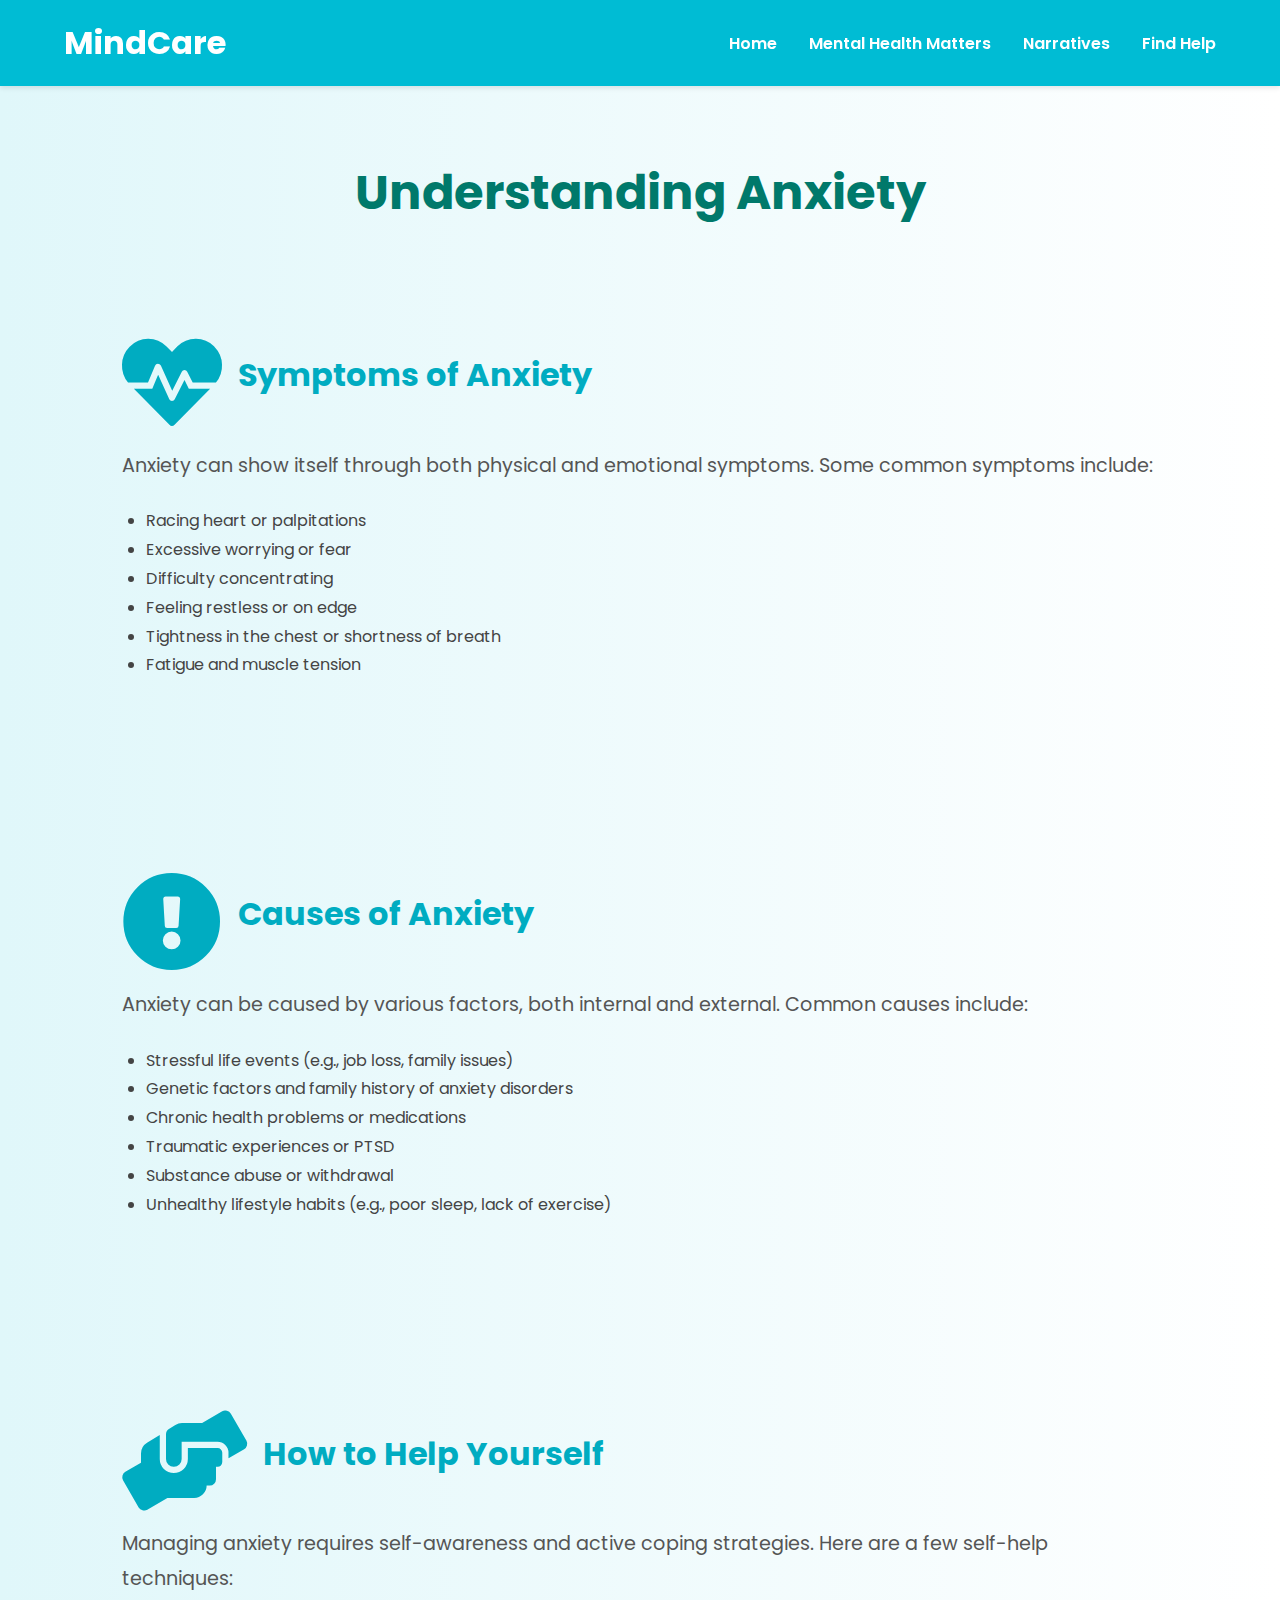
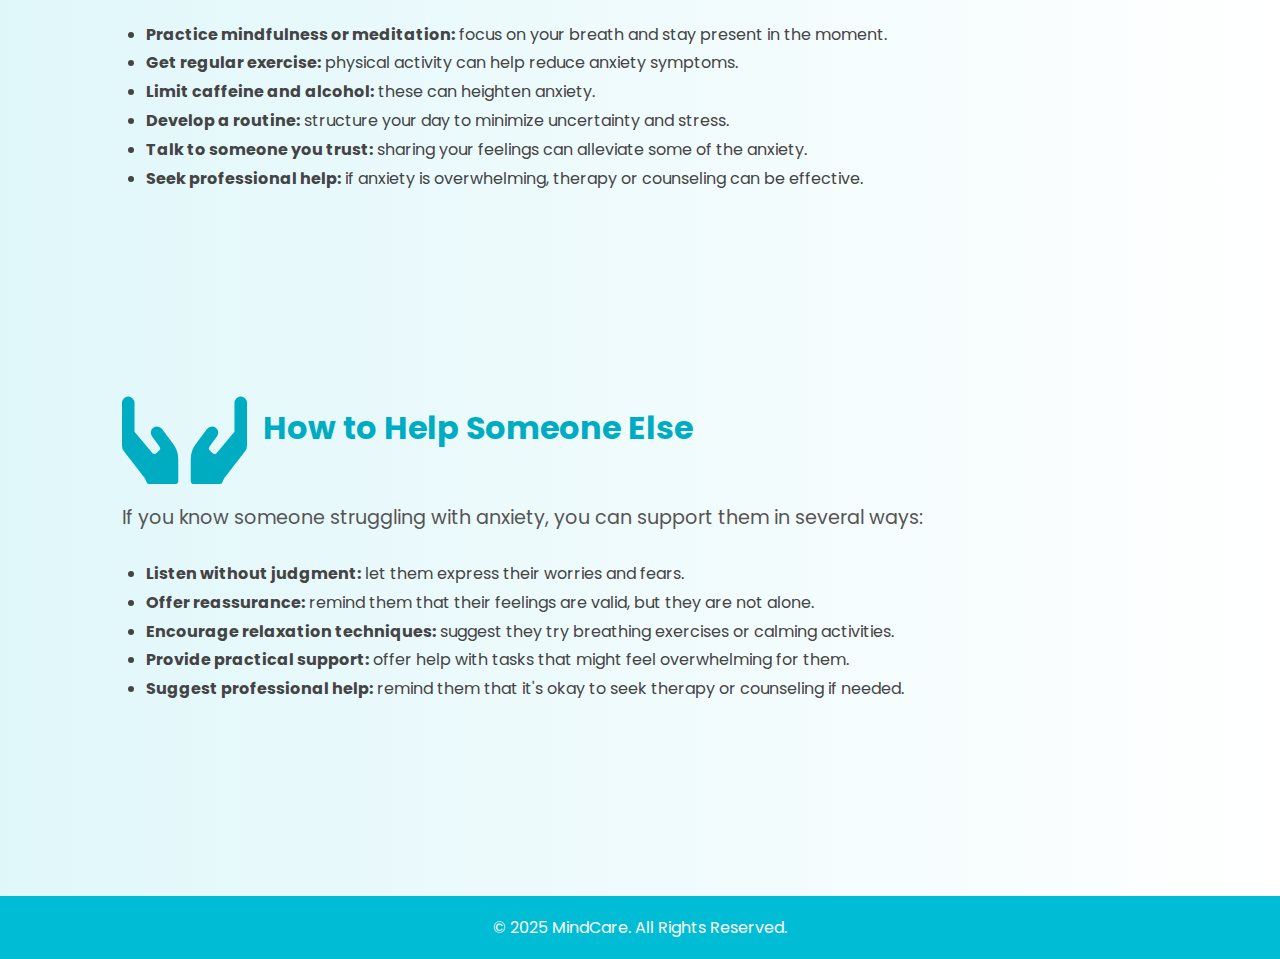
<file: anxiety.html>
<!DOCTYPE html>
<html lang="en">
<head>
  <meta charset="UTF-8">
  <meta name="viewport" content="width=device-width, initial-scale=1">
  <title>Understanding Anxiety - MindCare</title>
  <link href="https://fonts.googleapis.com/css2?family=Poppins:wght@400;600&display=swap" rel="stylesheet">
  <link rel="stylesheet" href="style.css">
  <link rel="stylesheet" href="https://cdnjs.cloudflare.com/ajax/libs/font-awesome/5.15.4/css/all.min.css">
  <style>
    .anxiety-page {
      padding: 4rem 5%;
      line-height: 1.8;
      color: #444;
    }
    .anxiety-page h1 {
      font-size: 3rem;
      color: #00796b;
      text-align: center;
      margin-bottom: 2rem;
    }
    .anxiety-page section {
      margin-bottom: 4rem;
    }
    .anxiety-page img {
      max-width: 100px;
      margin: 1rem 0;
    }
    .section-header {
      display: flex;
      align-items: center;
      gap: 1rem;
      margin-bottom: 1rem;
    }
    .section-header h2 {
      font-size: 2rem;
      color: #00acc1;
    }
    @media (max-width: 768px) {
      .section-header {
        flex-direction: column;
        text-align: center;
      }
    }
  </style>
</head>

<body>

    <nav>
        <div class="logo">MindCare</div>
        <ul>
          <li><a href="index.html">Home</a></li>
          <li><a href="mental-health-matters.html">Mental Health Matters</a></li>
          <li><a href="narratives.html">Narratives</a></li>
          <li><a href="find-help.html">Find Help</a></li>
        </ul>
      </nav>
      

  <div class="anxiety-page">
    <h1>Understanding Anxiety</h1>

    <section id="symptoms">
      <div class="section-header">
        <i class="fas fa-heartbeat" style="font-size: 100px; color: #00acc1;"></i>
        <h2>Symptoms of Anxiety</h2>
      </div>
      <p>
        Anxiety can show itself through both physical and emotional symptoms. Some common symptoms include:
      </p>
      <ul style="margin-top: 1rem; padding-left: 1.5rem;">
        <li>Racing heart or palpitations</li>
        <li>Excessive worrying or fear</li>
        <li>Difficulty concentrating</li>
        <li>Feeling restless or on edge</li>
        <li>Tightness in the chest or shortness of breath</li>
        <li>Fatigue and muscle tension</li>
      </ul>
    </section>

    <section id="causes">
      <div class="section-header">
        <i class="fas fa-exclamation-circle" style="font-size: 100px; color: #00acc1;"></i>
        <h2>Causes of Anxiety</h2>
      </div>
      <p>
        Anxiety can be caused by various factors, both internal and external. Common causes include:
      </p>
      <ul style="margin-top: 1rem; padding-left: 1.5rem;">
        <li>Stressful life events (e.g., job loss, family issues)</li>
        <li>Genetic factors and family history of anxiety disorders</li>
        <li>Chronic health problems or medications</li>
        <li>Traumatic experiences or PTSD</li>
        <li>Substance abuse or withdrawal</li>
        <li>Unhealthy lifestyle habits (e.g., poor sleep, lack of exercise)</li>
      </ul>
    </section>

    <section id="self-help">
      <div class="section-header">
        <i class="fas fa-hands-helping" style="font-size: 100px; color: #00acc1;"></i>
        <h2>How to Help Yourself</h2>
      </div>
      <p>
        Managing anxiety requires self-awareness and active coping strategies. Here are a few self-help techniques:
      </p>
      <ul style="margin-top: 1rem; padding-left: 1.5rem;">
        <li><strong>Practice mindfulness or meditation:</strong> focus on your breath and stay present in the moment.</li>
        <li><strong>Get regular exercise:</strong> physical activity can help reduce anxiety symptoms.</li>
        <li><strong>Limit caffeine and alcohol:</strong> these can heighten anxiety.</li>
        <li><strong>Develop a routine:</strong> structure your day to minimize uncertainty and stress.</li>
        <li><strong>Talk to someone you trust:</strong> sharing your feelings can alleviate some of the anxiety.</li>
        <li><strong>Seek professional help:</strong> if anxiety is overwhelming, therapy or counseling can be effective.</li>
      </ul>
    </section>

    <section id="help-others">
      <div class="section-header">
        <i class="fas fa-hands" style="font-size: 100px; color: #00acc1;"></i>
        <h2>How to Help Someone Else</h2>
      </div>
      <p>
        If you know someone struggling with anxiety, you can support them in several ways:
      </p>
      <ul style="margin-top: 1rem; padding-left: 1.5rem;">
        <li><strong>Listen without judgment:</strong> let them express their worries and fears.</li>
        <li><strong>Offer reassurance:</strong> remind them that their feelings are valid, but they are not alone.</li>
        <li><strong>Encourage relaxation techniques:</strong> suggest they try breathing exercises or calming activities.</li>
        <li><strong>Provide practical support:</strong> offer help with tasks that might feel overwhelming for them.</li>
        <li><strong>Suggest professional help:</strong> remind them that it's okay to seek therapy or counseling if needed.</li>
      </ul>
    </section>

  </div>

  <footer>
    <p>&copy; 2025 MindCare. All Rights Reserved.</p>
  </footer>

</body>
</html>
</file>
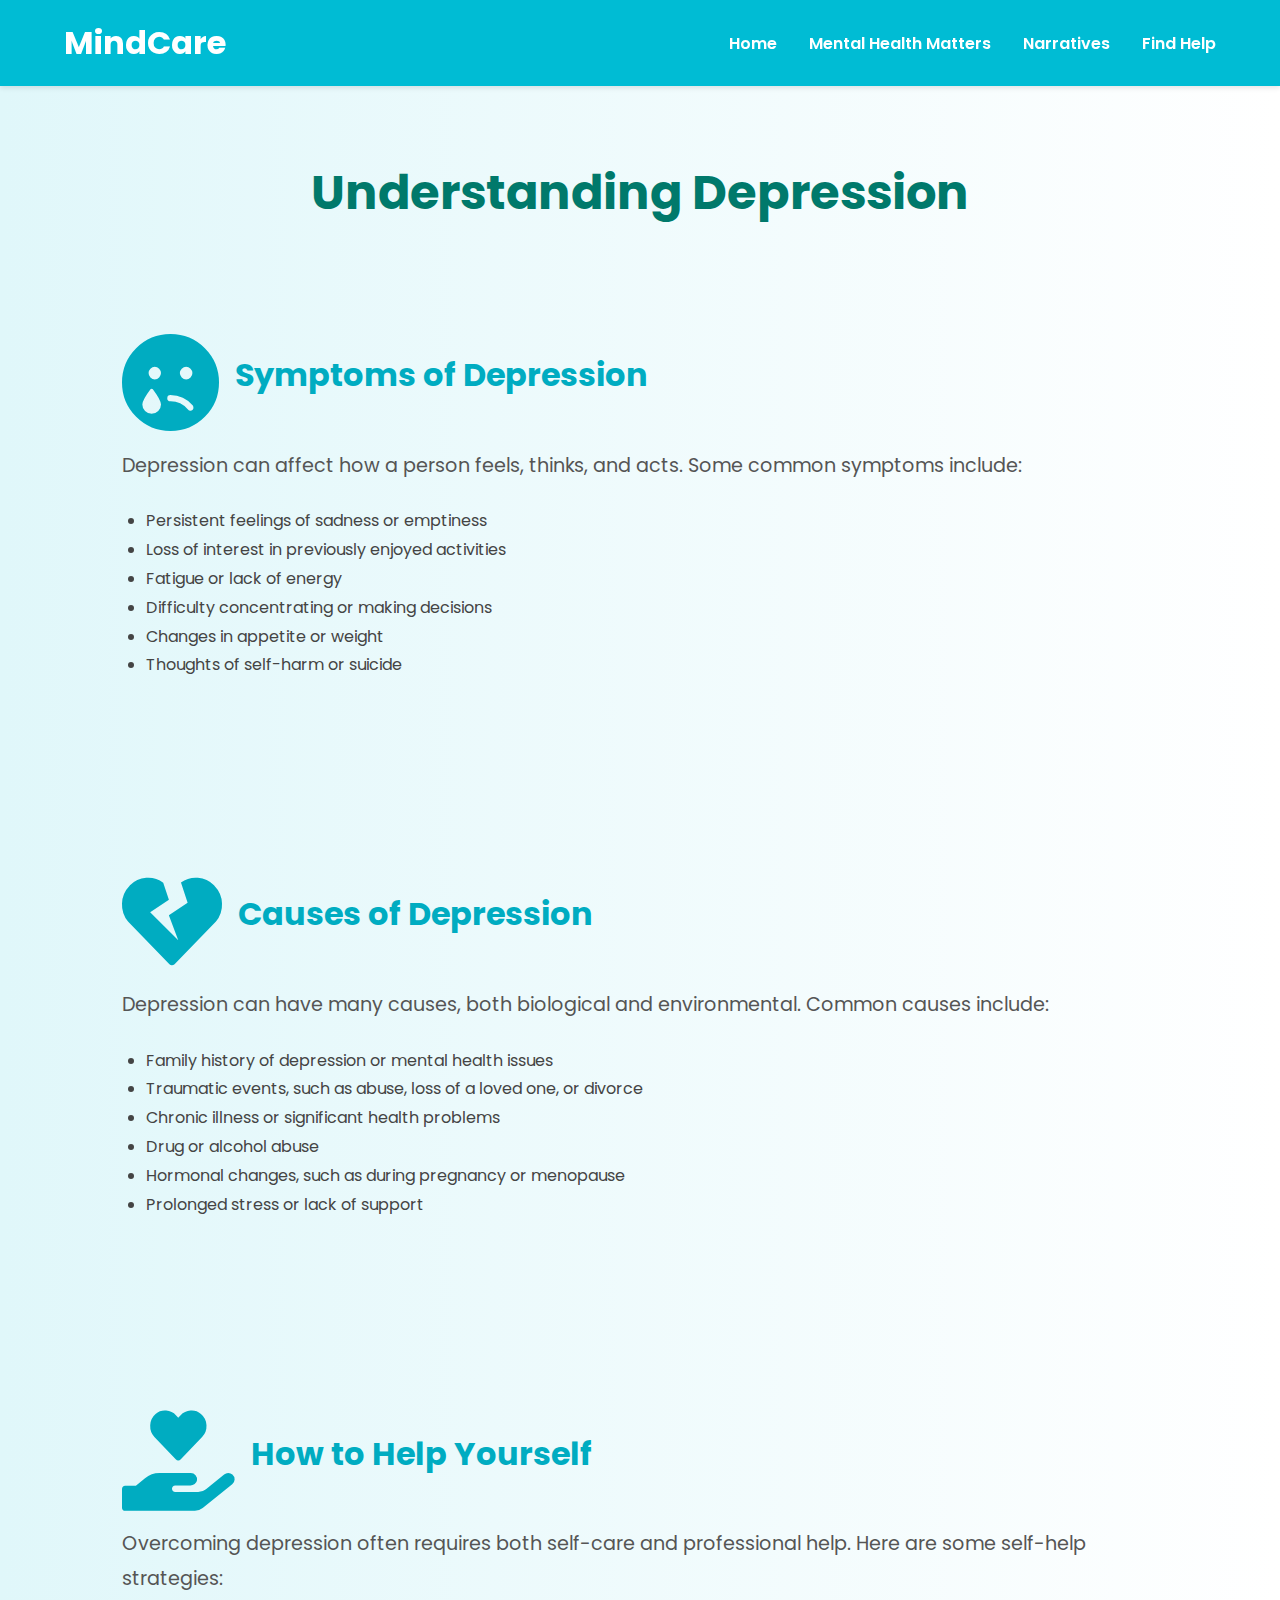
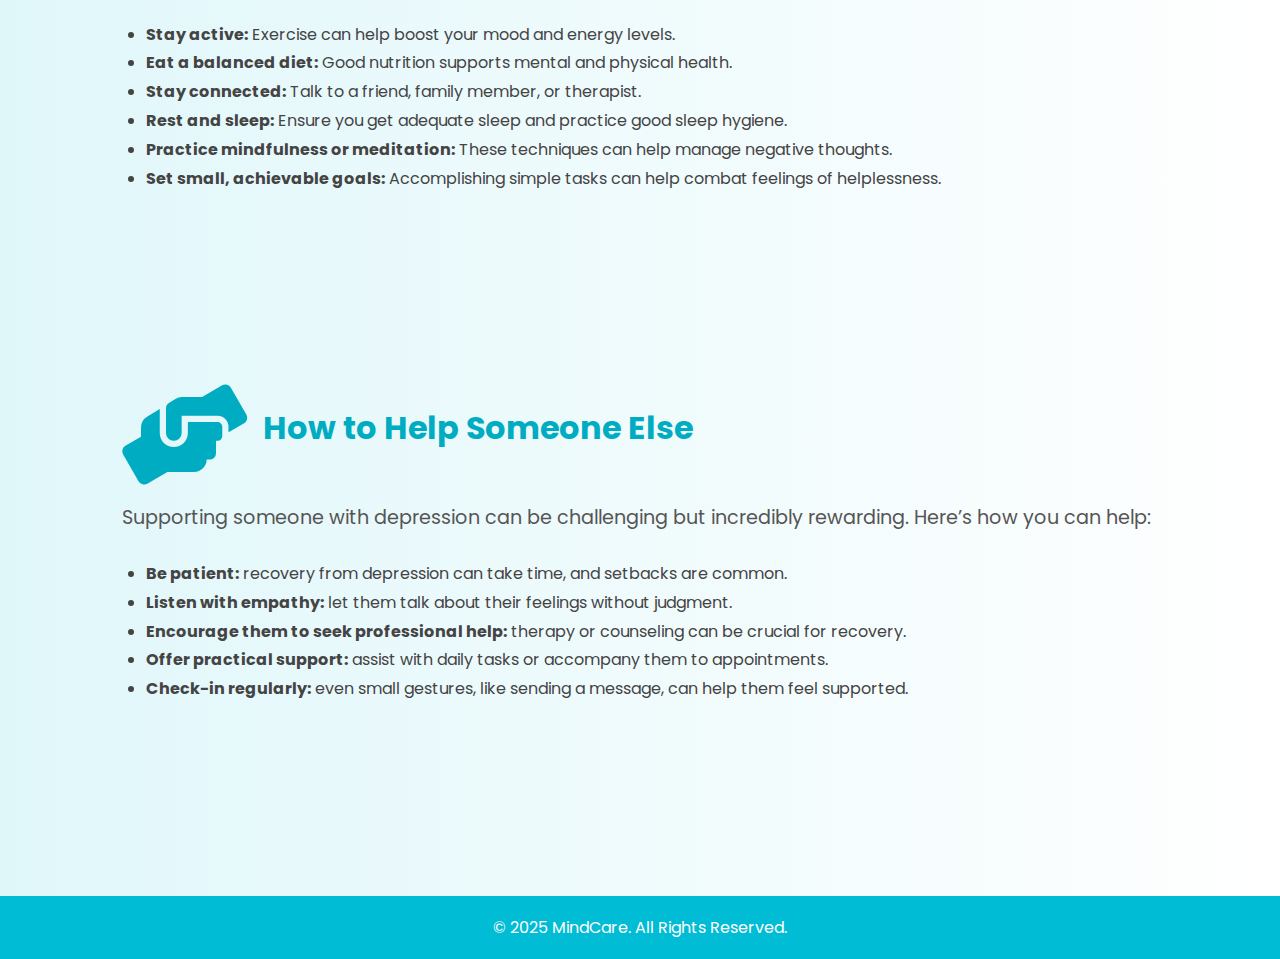
<file: depression.html>
<!DOCTYPE html>
<html lang="en">
<head>
  <meta charset="UTF-8">
  <meta name="viewport" content="width=device-width, initial-scale=1">
  <title>Understanding Depression - MindCare</title>
  <link href="https://fonts.googleapis.com/css2?family=Poppins:wght@400;600&display=swap" rel="stylesheet">
  <link rel="stylesheet" href="style.css">
  <link rel="stylesheet" href="https://cdnjs.cloudflare.com/ajax/libs/font-awesome/5.15.4/css/all.min.css">
  <style>
    .depression-page {
      padding: 4rem 5%;
      line-height: 1.8;
      color: #444;
    }
    .depression-page h1 {
      font-size: 3rem;
      color: #00796b;
      text-align: center;
      margin-bottom: 2rem;
    }
    .depression-page section {
      margin-bottom: 4rem;
    }
    .depression-page img {
      max-width: 100px;
      margin: 1rem 0;
    }
    .section-header {
      display: flex;
      align-items: center;
      gap: 1rem;
      margin-bottom: 1rem;
    }
    .section-header h2 {
      font-size: 2rem;
      color: #00acc1;
    }
    @media (max-width: 768px) {
      .section-header {
        flex-direction: column;
        text-align: center;
      }
    }
  </style>
</head>

<body>

    <nav>
        <div class="logo">MindCare</div>
        <ul>
          <li><a href="index.html">Home</a></li>
          <li><a href="mental-health-matters.html">Mental Health Matters</a></li>
          <li><a href="narratives.html">Narratives</a></li>
          <li><a href="find-help.html">Find Help</a></li>
        </ul>
      </nav>
      

  <div class="depression-page">
    <h1>Understanding Depression</h1>

    <section id="symptoms">
      <div class="section-header">
        <i class="fas fa-sad-tear" style="font-size: 100px; color: #00acc1;"></i>
        <h2>Symptoms of Depression</h2>
      </div>
      <p>
        Depression can affect how a person feels, thinks, and acts. Some common symptoms include:
      </p>
      <ul style="margin-top: 1rem; padding-left: 1.5rem;">
        <li>Persistent feelings of sadness or emptiness</li>
        <li>Loss of interest in previously enjoyed activities</li>
        <li>Fatigue or lack of energy</li>
        <li>Difficulty concentrating or making decisions</li>
        <li>Changes in appetite or weight</li>
        <li>Thoughts of self-harm or suicide</li>
      </ul>
    </section>

    <section id="causes">
      <div class="section-header">
        <i class="fas fa-heart-broken" style="font-size: 100px; color: #00acc1;"></i>
        <h2>Causes of Depression</h2>
      </div>
      <p>
        Depression can have many causes, both biological and environmental. Common causes include:
      </p>
      <ul style="margin-top: 1rem; padding-left: 1.5rem;">
        <li>Family history of depression or mental health issues</li>
        <li>Traumatic events, such as abuse, loss of a loved one, or divorce</li>
        <li>Chronic illness or significant health problems</li>
        <li>Drug or alcohol abuse</li>
        <li>Hormonal changes, such as during pregnancy or menopause</li>
        <li>Prolonged stress or lack of support</li>
      </ul>
    </section>

    <section id="self-help">
      <div class="section-header">
        <i class="fas fa-hand-holding-heart" style="font-size: 100px; color: #00acc1;"></i>
        <h2>How to Help Yourself</h2>
      </div>
      <p>
        Overcoming depression often requires both self-care and professional help. Here are some self-help strategies:
      </p>
      <ul style="margin-top: 1rem; padding-left: 1.5rem;">
        <li><strong>Stay active:</strong> Exercise can help boost your mood and energy levels.</li>
        <li><strong>Eat a balanced diet:</strong> Good nutrition supports mental and physical health.</li>
        <li><strong>Stay connected:</strong> Talk to a friend, family member, or therapist.</li>
        <li><strong>Rest and sleep:</strong> Ensure you get adequate sleep and practice good sleep hygiene.</li>
        <li><strong>Practice mindfulness or meditation:</strong> These techniques can help manage negative thoughts.</li>
        <li><strong>Set small, achievable goals:</strong> Accomplishing simple tasks can help combat feelings of helplessness.</li>
      </ul>
    </section>

    <section id="help-others">
      <div class="section-header">
        <i class="fas fa-hands-helping" style="font-size: 100px; color: #00acc1;"></i>
        <h2>How to Help Someone Else</h2>
      </div>
      <p>
        Supporting someone with depression can be challenging but incredibly rewarding. Here’s how you can help:
      </p>
      <ul style="margin-top: 1rem; padding-left: 1.5rem;">
        <li><strong>Be patient:</strong> recovery from depression can take time, and setbacks are common.</li>
        <li><strong>Listen with empathy:</strong> let them talk about their feelings without judgment.</li>
        <li><strong>Encourage them to seek professional help:</strong> therapy or counseling can be crucial for recovery.</li>
        <li><strong>Offer practical support:</strong> assist with daily tasks or accompany them to appointments.</li>
        <li><strong>Check-in regularly:</strong> even small gestures, like sending a message, can help them feel supported.</li>
      </ul>
    </section>

  </div>

  <footer>
    <p>&copy; 2025 MindCare. All Rights Reserved.</p>
  </footer>

</body>
</html>
</file>
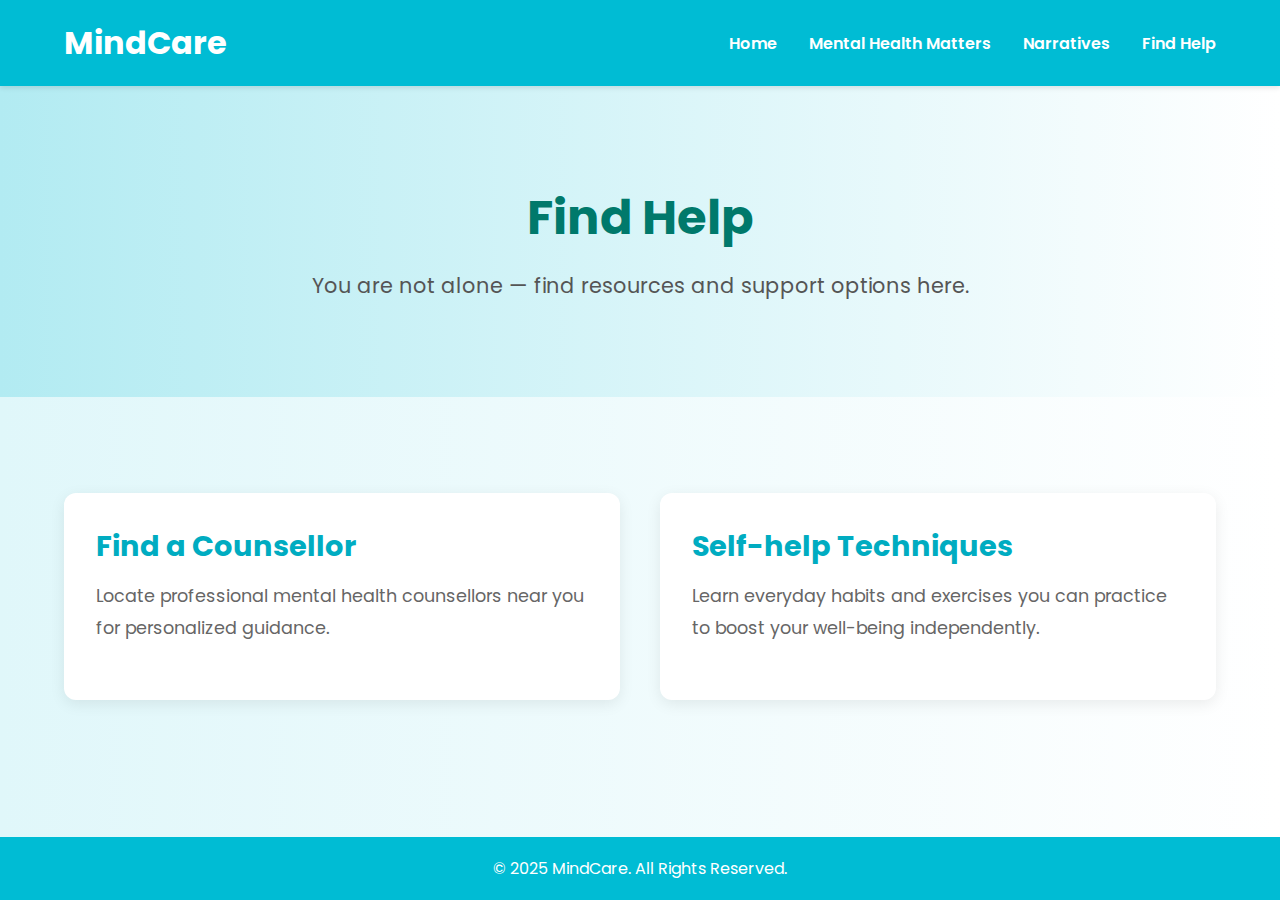
<file: find-help.html>
<!DOCTYPE html>
<html lang="en">
<head>
  <meta charset="UTF-8">
  <meta name="viewport" content="width=device-width, initial-scale=1">
  <title>Find Help</title>
  <link href="https://fonts.googleapis.com/css2?family=Poppins:wght@400;600&display=swap" rel="stylesheet">
  <link rel="stylesheet" href="style.css">
</head>
<body>

    <nav>
        <div class="logo">MindCare</div>
        <ul>
          <li><a href="index.html">Home</a></li>
          <li><a href="mental-health-matters.html">Mental Health Matters</a></li>
          <li><a href="narratives.html">Narratives</a></li>
          <li><a href="find-help.html">Find Help</a></li>
        </ul>
      </nav>
      
  <header>
    <h1>Find Help</h1>
    <p>You are not alone — find resources and support options here.</p>
  </header>

  <section>
    <div class="topics">
      <div class="topic">
        <h3><a href="find-a-counsellor.html">Find a Counsellor</a></h3>
        <p>Locate professional mental health counsellors near you for personalized guidance.</p>
      </div>
      <div class="topic">
        <h3><a href="sel"></a>Self-help Techniques</h3>
        <p>Learn everyday habits and exercises you can practice to boost your well-being independently.</p>
      </div>
    </div>
  </section>

  <footer>
    <p>&copy; 2025 MindCare. All Rights Reserved.</p>
  </footer>

</body>
</html>
</file>
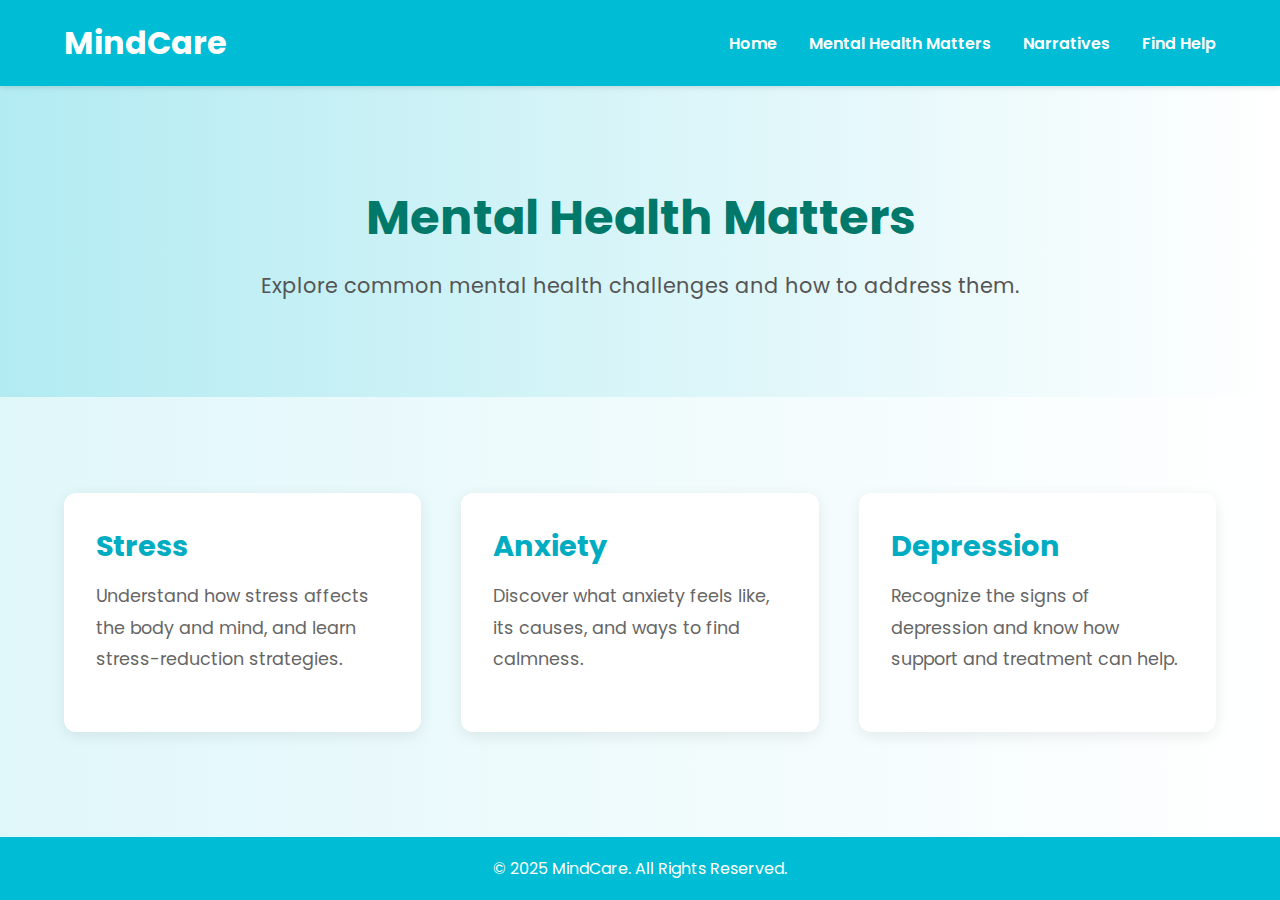
<file: mental-health-matters.html>
<!DOCTYPE html>
<html lang="en">
<head>
  <meta charset="UTF-8">
  <meta name="viewport" content="width=device-width, initial-scale=1">
  <title>Mental Health Matters</title>
  <link href="https://fonts.googleapis.com/css2?family=Poppins:wght@400;600&display=swap" rel="stylesheet">
  <link rel="stylesheet" href="style.css">
</head>
<body>

    <nav>
        <div class="logo">MindCare</div>
        <ul>
          <li><a href="index.html">Home</a></li>
          <li><a href="mental-health-matters.html">Mental Health Matters</a></li>
          <li><a href="narratives.html">Narratives</a></li>
          <li><a href="find-help.html">Find Help</a></li>
        </ul>
      </nav>
      

  <header>
    <h1>Mental Health Matters</h1>
    <p>Explore common mental health challenges and how to address them.</p>
  </header>

  <section>
    <div class="topics">
      <div class="topic">
        <h3><a href="stress.html">Stress</a></h3>
        <p>Understand how stress affects the body and mind, and learn stress-reduction strategies.</p>
      </div>
      <div class="topic">
        <h3><a href="anxiety.html">Anxiety</a></h3>
        <p>Discover what anxiety feels like, its causes, and ways to find calmness.</p>
      </div>
      <div class="topic">
        <h3><a href="depression.html">Depression</a></h3>
        <p>Recognize the signs of depression and know how support and treatment can help.</p>
      </div>
    </div>
  </section>

  <footer>
    <p>&copy; 2025 MindCare. All Rights Reserved.</p>
  </footer>

</body>
</html>
</file>
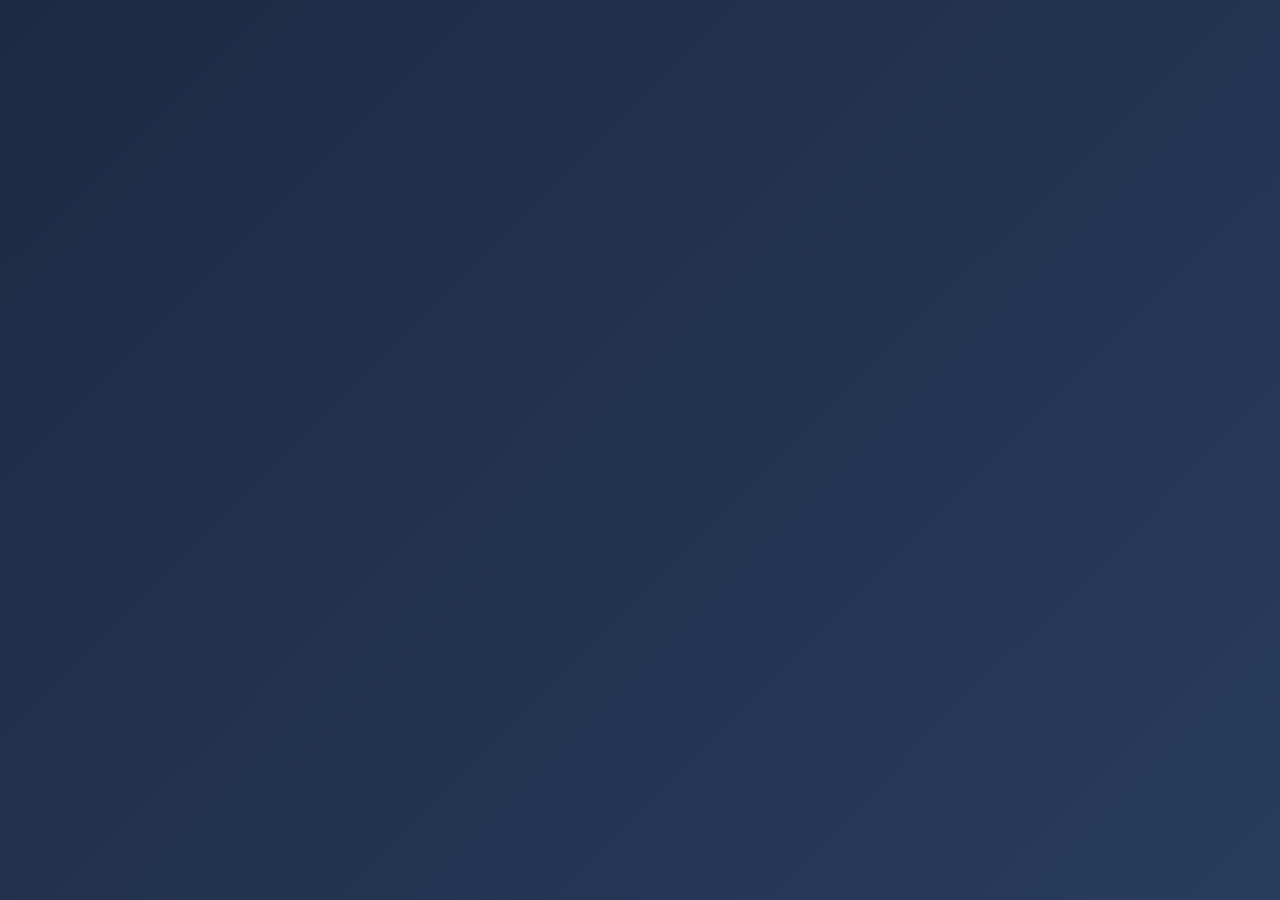
<file: ADANI HACKATHON/ADANI HACKATHON/mindmosaic.html>
<!DOCTYPE html>
<html lang="en">
<head>
  <meta charset="UTF-8">
  <meta name="viewport" content="width=device-width, initial-scale=1.0">
  <title>MindMosaic</title>
  <link href="https://fonts.googleapis.com/css2?family=Quicksand:wght@600&display=swap" rel="stylesheet">
  <style>
    * { margin: 0; padding: 0; box-sizing: border-box; }
    body {
      font-family: 'Quicksand', sans-serif;
      background: linear-gradient(135deg, #1D2A44, #283C5C);
      color: white;
      height: 100vh;
      display: flex;
      justify-content: center;
      align-items: center;
      flex-direction: column;
      overflow: hidden;
    }
    #logo-container {
      display: flex;
      font-size: 8rem;
      letter-spacing: 10px;
      justify-content: center;
      align-items: center;
    }
    .letter {
      opacity: 0;
      transform: scale(0);
      transition: opacity 1s ease, transform 1s ease, filter 0.5s ease;
      animation: bounce 1s forwards;
      color: #FFD700;
      text-shadow: 0 0 20px rgba(255, 215, 0, 0.5), 0 0 30px rgba(255, 215, 0, 0.5);
    }
    @keyframes bounce {
      0% { transform: translateY(-50px) scale(0); opacity: 0; }
      50% { transform: translateY(20px) scale(1.1); opacity: 1; }
      100% { transform: translateY(0) scale(1); opacity: 1; }
    }
    .letter:hover {
      filter: brightness(1.5);
      text-shadow: 0 0 20px #FFD700, 0 0 30px #FFD700, 0 0 50px #FFD700;
    }
    /* Animation delay for each letter */
    .letter:nth-child(1) { animation-delay: 0s; }
    .letter:nth-child(2) { animation-delay: 0.2s; }
    .letter:nth-child(3) { animation-delay: 0.4s; }
    .letter:nth-child(4) { animation-delay: 0.6s; }
    .letter:nth-child(5) { animation-delay: 0.8s; }
    .letter:nth-child(6) { animation-delay: 1s; }
    .letter:nth-child(7) { animation-delay: 1.2s; }
    .letter:nth-child(8) { animation-delay: 1.4s; }
    .letter:nth-child(9) { animation-delay: 1.6s; }
    .letter:nth-child(10) { animation-delay: 1.8s; }
  </style>
</head>
<body>

  <div id="logo-container"></div>

  <script>
    const word = "MindMosaic";
    const container = document.getElementById("logo-container");

    function createLetterElements() {
      container.innerHTML = '';
      for (let i = 0; i < word.length; i++) {
        const letter = document.createElement('span');
        letter.textContent = word[i];
        letter.classList.add('letter');
        container.appendChild(letter);
      }
    }

    function startTransition() {
      createLetterElements();

      // After animation + small delay, redirect to face-id.html
      setTimeout(() => {
        window.location.href = "face-id.html";
      }, 4000); // 4 seconds wait then move
    }

    window.onload = startTransition;
  </script>

</body>
</html>
</file>
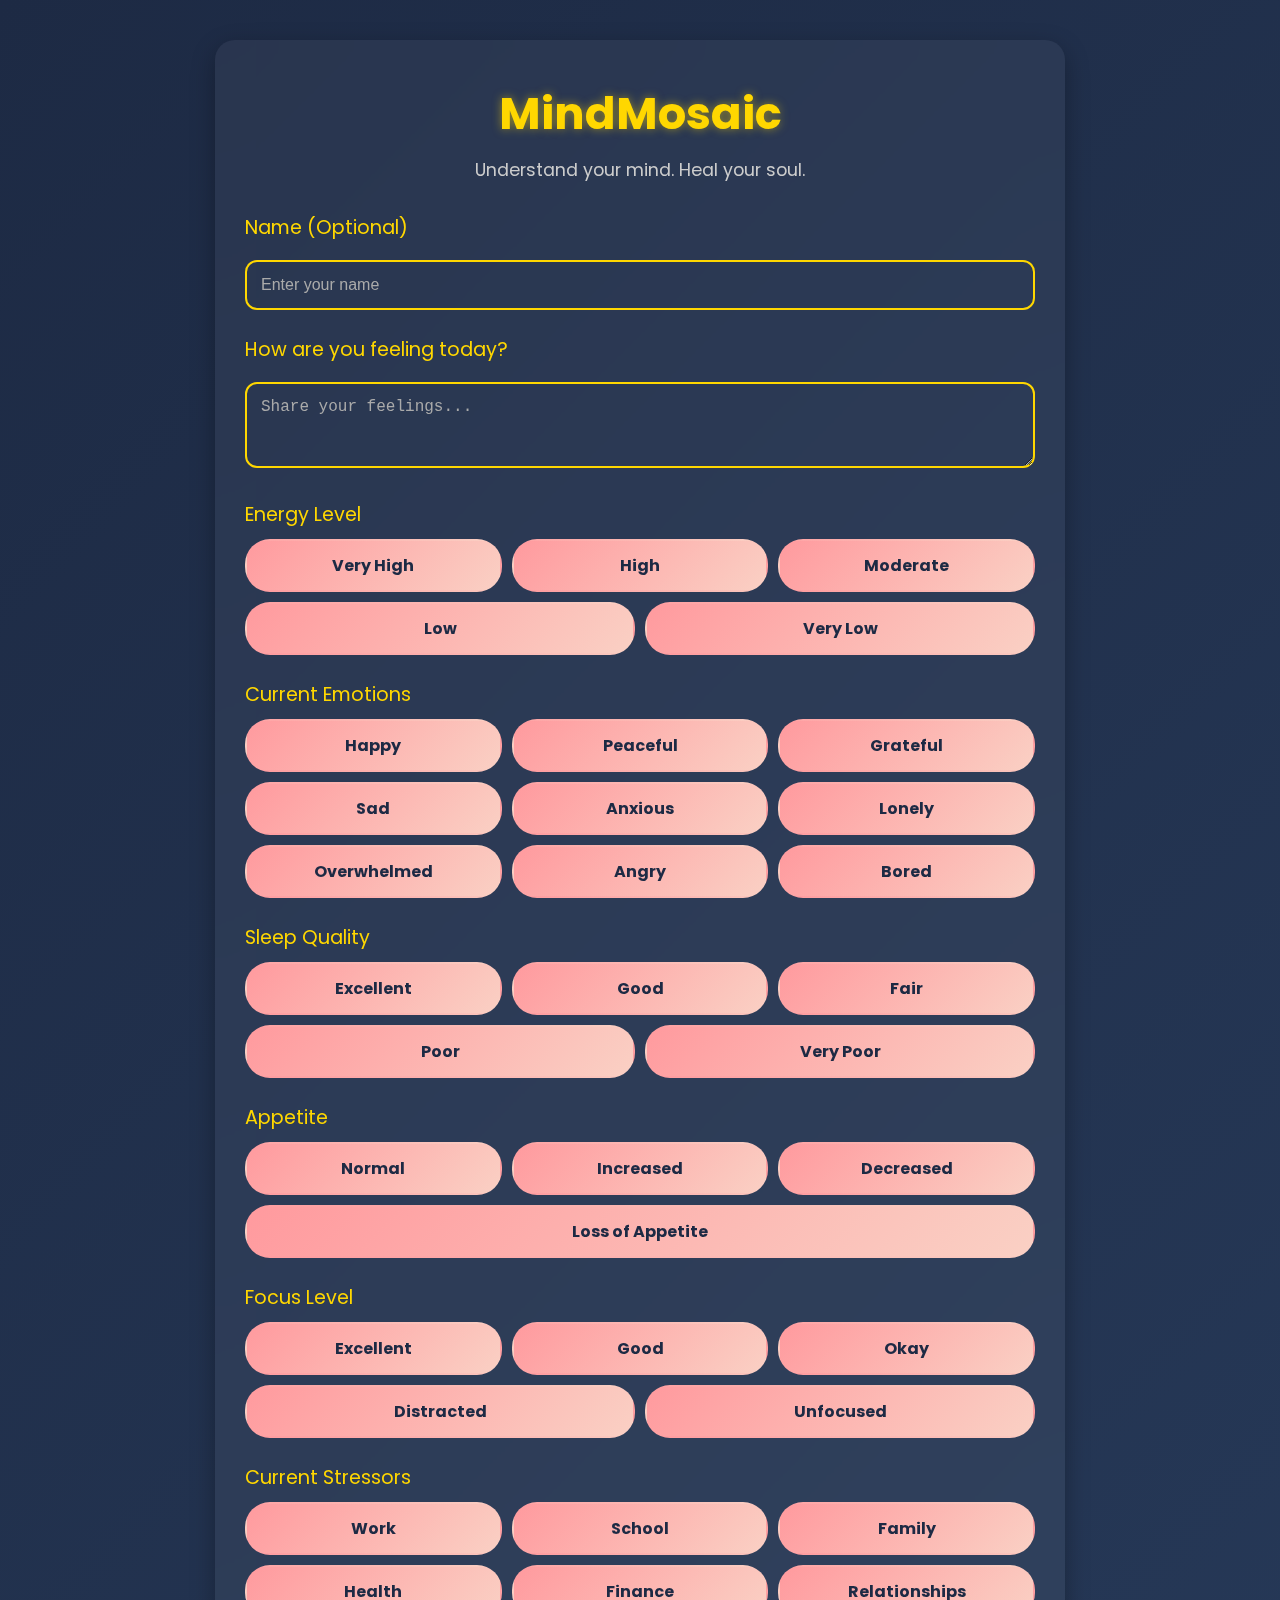
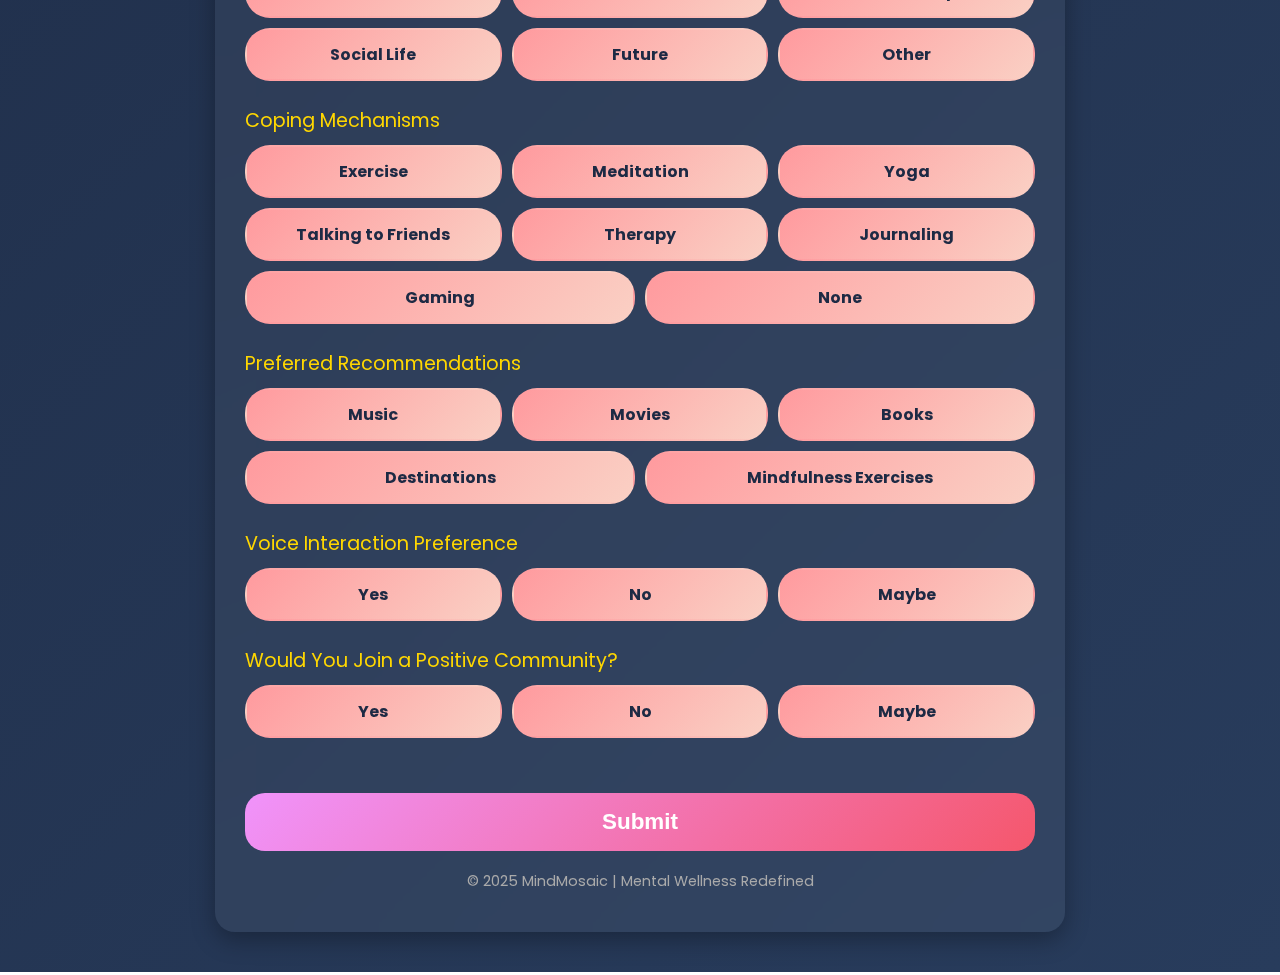
<file: ADANI HACKATHON/ADANI HACKATHON/surveyform.html>
<!DOCTYPE html>
<html lang="en">
<head>
  <meta charset="UTF-8">
  <meta name="viewport" content="width=device-width, initial-scale=1">
  <title>MindMosaic - Mood Survey</title>
  <link href="https://fonts.googleapis.com/css2?family=Poppins:wght@500&display=swap" rel="stylesheet">
  <style>
    * { margin: 0; padding: 0; box-sizing: border-box; }
    body {
      font-family: 'Poppins', sans-serif;
      background: linear-gradient(135deg, #1D2A44, #283C5C);
      color: #ffffff;
      min-height: 100vh;
      display: flex;
      justify-content: center;
      align-items: flex-start;
      padding: 40px 20px;
    }
    .container {
      background: rgba(255, 255, 255, 0.05);
      backdrop-filter: blur(15px);
      padding: 40px 30px;
      border-radius: 20px;
      max-width: 850px;
      width: 100%;
      box-shadow: 0 8px 25px rgba(0, 0, 0, 0.3);
      animation: fadeIn 1s ease;
    }
    @keyframes fadeIn {
      from { opacity: 0; transform: translateY(20px); }
      to { opacity: 1; transform: translateY(0); }
    }
    h1 {
      text-align: center;
      font-size: 2.8rem;
      color: #FFD700;
      margin-bottom: 10px;
      text-shadow: 0 0 10px rgba(255, 215, 0, 0.5);
    }
    p {
      text-align: center;
      color: #ccc;
      font-size: 1.1rem;
      margin-bottom: 30px;
    }
    .question {
      margin-bottom: 25px;
    }
    .question label {
      display: block;
      font-size: 1.2rem;
      margin-bottom: 10px;
      color: #FFD700;
    }
    input, textarea {
      width: 100%;
      padding: 14px;
      margin-top: 8px;
      border-radius: 12px;
      border: 2px solid #FFD700;
      background: transparent;
      color: white;
      font-size: 1rem;
      outline: none;
    }
    input::placeholder, textarea::placeholder {
      color: #aaa;
    }
    .options {
      display: flex;
      flex-wrap: wrap;
      gap: 10px;
      margin-top: 10px;
    }
    .option-btn {
      flex: 1 1 calc(30% - 10px);
      text-align: center;
      padding: 12px;
      border-radius: 25px;
      background: linear-gradient(135deg, #ff9a9e, #fad0c4);
      border: 2px solid transparent;
      font-size: 1rem;
      cursor: pointer;
      transition: all 0.4s;
      color: #1D2A44;
      font-weight: bold;
    }
    .option-btn:hover {
      transform: scale(1.05);
      background: linear-gradient(135deg, #a18cd1, #fbc2eb);
    }
    .option-btn.selected {
      background: linear-gradient(135deg, #f6d365, #fda085);
      border-color: #FFD700;
      box-shadow: 0 0 10px #FFD700;
    }
    button.submit-btn {
      margin-top: 30px;
      width: 100%;
      padding: 16px;
      border: none;
      background: linear-gradient(135deg, #f093fb, #f5576c);
      color: white;
      font-size: 1.4rem;
      font-weight: bold;
      border-radius: 20px;
      cursor: pointer;
      transition: background-color 0.3s, transform 0.3s;
    }
    button.submit-btn:hover {
      transform: scale(1.05);
      background: linear-gradient(135deg, #4facfe, #00f2fe);
    }
    .thank-you {
      display: none;
      text-align: center;
      font-size: 1.2rem;
      margin-top: 30px;
      color: #FFD700;
      animation: fadeIn 1s ease;
    }
    .footer {
      margin-top: 20px;
      text-align: center;
      font-size: 0.9rem;
      color: #aaa;
    }
    @media (max-width: 600px) {
      .options {
        flex-direction: column;
      }
    }
  </style>
</head>

<body>

<div class="container">
  <h1>MindMosaic</h1>
  <p>Understand your mind. Heal your soul.</p>

  <form id="surveyForm">

    <div class="question">
      <label>Name (Optional)</label>
      <input type="text" id="name" placeholder="Enter your name">
    </div>

    <div class="question">
      <label>How are you feeling today?</label>
      <textarea id="feeling" rows="3" placeholder="Share your feelings..."></textarea>
    </div>

    <!-- Options Sections -->
    <div class="question"><label>Energy Level</label><div class="options" id="energy-options"></div></div>
    <div class="question"><label>Current Emotions</label><div class="options" id="emotions-options"></div></div>
    <div class="question"><label>Sleep Quality</label><div class="options" id="sleep-options"></div></div>
    <div class="question"><label>Appetite</label><div class="options" id="appetite-options"></div></div>
    <div class="question"><label>Focus Level</label><div class="options" id="focus-options"></div></div>
    <div class="question"><label>Current Stressors</label><div class="options" id="stress-options"></div></div>
    <div class="question"><label>Coping Mechanisms</label><div class="options" id="coping-options"></div></div>
    <div class="question"><label>Preferred Recommendations</label><div class="options" id="recommendations-options"></div></div>
    <div class="question"><label>Voice Interaction Preference</label><div class="options" id="voice-options"></div></div>
    <div class="question"><label>Would You Join a Positive Community?</label><div class="options" id="community-options"></div></div>

    <button type="submit" class="submit-btn">Submit</button>
  </form>

  <div class="thank-you" id="thankYouMessage"></div>

  <div class="footer">
    © 2025 MindMosaic | Mental Wellness Redefined
  </div>
</div>

<script>
  const optionsData = {
    'energy-options': ['Very High', 'High', 'Moderate', 'Low', 'Very Low'],
    'emotions-options': ['Happy', 'Peaceful', 'Grateful', 'Sad', 'Anxious', 'Lonely', 'Overwhelmed', 'Angry', 'Bored'],
    'sleep-options': ['Excellent', 'Good', 'Fair', 'Poor', 'Very Poor'],
    'appetite-options': ['Normal', 'Increased', 'Decreased', 'Loss of Appetite'],
    'focus-options': ['Excellent', 'Good', 'Okay', 'Distracted', 'Unfocused'],
    'stress-options': ['Work', 'School', 'Family', 'Health', 'Finance', 'Relationships', 'Social Life', 'Future', 'Other'],
    'coping-options': ['Exercise', 'Meditation', 'Yoga', 'Talking to Friends', 'Therapy', 'Journaling', 'Gaming', 'None'],
    'recommendations-options': ['Music', 'Movies', 'Books', 'Destinations', 'Mindfulness Exercises'],
    'voice-options': ['Yes', 'No', 'Maybe'],
    'community-options': ['Yes', 'No', 'Maybe']
  };

  Object.keys(optionsData).forEach(groupId => {
    const group = document.getElementById(groupId);
    optionsData[groupId].forEach(option => {
      const btn = document.createElement('div');
      btn.className = 'option-btn';
      btn.dataset.value = option;
      btn.innerText = option;
      group.appendChild(btn);
    });

    group.addEventListener('click', (e) => {
      if (e.target.classList.contains('option-btn')) {
        if (groupId.includes('emotions') || groupId.includes('stress') || groupId.includes('coping') || groupId.includes('recommendations')) {
          e.target.classList.toggle('selected');
        } else {
          Array.from(group.children).forEach(btn => btn.classList.remove('selected'));
          e.target.classList.add('selected');
        }
      }
    });
  });

  const form = document.getElementById('surveyForm');
  const thankYouMessage = document.getElementById('thankYouMessage');

  form.addEventListener('submit', (e) => {
    e.preventDefault();

    const getSelectedSingle = (groupId) => {
      const selected = document.querySelector(`#${groupId} .selected`);
      return selected ? selected.dataset.value : 'Not specified';
    };

    const getSelectedMultiple = (groupId) => {
      const selected = document.querySelectorAll(`#${groupId} .selected`);
      return selected.length ? Array.from(selected).map(btn => btn.dataset.value).join(', ') : 'None';
    };

    const data = {
      name: document.getElementById('name').value || 'Anonymous',
      feeling: document.getElementById('feeling').value || 'No feelings shared.',
      energy: getSelectedSingle('energy-options'),
      emotions: getSelectedMultiple('emotions-options'),
      sleep: getSelectedSingle('sleep-options'),
      appetite: getSelectedSingle('appetite-options'),
      focus: getSelectedSingle('focus-options'),
      stressors: getSelectedMultiple('stress-options'),
      coping: getSelectedMultiple('coping-options'),
      recommendations: getSelectedMultiple('recommendations-options'),
      voice: getSelectedSingle('voice-options'),
      community: getSelectedSingle('community-options')
    };

    const mentalIllness = detectMentalIllness(data);

    form.style.display = 'none';
    thankYouMessage.innerHTML = `
      <h2>Thank you, ${data.name}!</h2>
      <p><strong>Feeling:</strong> ${data.feeling}</p>
      <p><strong>Energy Level:</strong> ${data.energy}</p>
      <p><strong>Emotions:</strong> ${data.emotions}</p>
      <p><strong>Sleep Quality:</strong> ${data.sleep}</p>
      <p><strong>Appetite:</strong> ${data.appetite}</p>
      <p><strong>Focus Level:</strong> ${data.focus}</p>
      <p><strong>Stressors:</strong> ${data.stressors}</p>
      <p><strong>Coping Mechanisms:</strong> ${data.coping}</p>
      <p><strong>Preferred Recommendations:</strong> ${data.recommendations}</p>
      <p><strong>Voice Interaction:</strong> ${data.voice}</p>
      <p><strong>Community Interest:</strong> ${data.community}</p>
      <h3 style="margin-top: 20px;">🧠 Possible Mental Health Condition: <span style="color: #00f2fe;">${mentalIllness}</span></h3>
      <div style="margin-top: 20px;">🌟 Stay positive and take care of yourself! 🌟</div>
    `;
    thankYouMessage.style.display = 'block';
  });

  function detectMentalIllness(data) {
    let emotions = data.emotions.toLowerCase();
    if (emotions.includes('sad') && emotions.includes('lonely') && data.energy === 'Low') {
      return 'Possible Depression';
    } else if (emotions.includes('anxious') && data.focus === 'Distracted') {
      return 'Possible Anxiety Disorder';
    } else if (emotions.includes('overwhelmed') && data.stressors.includes('Work')) {
      return 'Possible Burnout';
    } else if (emotions.includes('angry') && data.stressors.includes('Family')) {
      return 'Possible Emotional Distress';
    } else {
      return 'No significant signs detected';
    }
  }
</script>

</body>
</html>
</file>
<file: style.css>
/* Reset & Basic */
* {
    margin: 0;
    padding: 0;
    box-sizing: border-box;
    scroll-behavior: smooth;
  }
  body {
    font-family: 'Poppins', sans-serif;
    background: linear-gradient(to right, #e0f7fa, #ffffff);
    color: #333;
    min-height: 100vh;
    display: flex;
    flex-direction: column;
  }
  a {
    text-decoration: none;
    color: inherit;
  }
  
  /* Navbar */
  nav {
    background: #00bcd4;
    padding: 1.2rem 5%;
    display: flex;
    justify-content: space-between;
    align-items: center;
    position: sticky;
    top: 0;
    z-index: 100;
    box-shadow: 0 2px 5px rgba(0,0,0,0.1);
  }
  nav .logo {
    font-size: 2rem;
    font-weight: 700;
    color: #ffffff;
  }
  nav ul {
    list-style: none;
    display: flex;
    gap: 2rem;
  }
  nav ul li {
    transition: transform 0.2s;
  }
  nav ul li:hover {
    transform: scale(1.1);
  }
  nav ul li a {
    color: #ffffff;
    font-weight: 600;
    font-size: 1rem;
  }
  
  /* Header */
  header {
    padding: 6rem 5%;
    text-align: center;
    background: linear-gradient(to right, #b2ebf2, #ffffff);
  }
  header h1 {
    font-size: 3rem;
    color: #00796b;
    margin-bottom: 1rem;
  }
  header p {
    font-size: 1.3rem;
    color: #555;
  }
  
  /* Sections */
  section {
    padding: 4rem 5%;
    flex: 1;
  }
  section h2 {
    font-size: 2.5rem;
    margin-bottom: 1rem;
    color: #00796b;
  }
  section p {
    font-size: 1.2rem;
    margin-bottom: 1.5rem;
    color: #555;
    line-height: 1.8;
  }
  
  /* Topics Grid */
  .topics {
    display: grid;
    grid-template-columns: repeat(auto-fit, minmax(280px, 1fr));
    gap: 2.5rem;
    margin-top: 2rem;
  }
  .topic {
    background: #ffffff;
    padding: 2rem;
    border-radius: 12px;
    box-shadow: 0 4px 15px rgba(0,0,0,0.08);
    transition: transform 0.3s, box-shadow 0.3s;
  }
  .topic:hover {
    transform: translateY(-8px);
    box-shadow: 0 8px 25px rgba(0,0,0,0.15);
  }
  .topic h3 {
    font-size: 1.8rem;
    margin-bottom: 0.8rem;
    color: #00acc1;
  }
  .topic p {
    font-size: 1.1rem;
    color: #666;
  }
  
  /* Footer */
  footer {
    background: #00bcd4;
    text-align: center;
    padding: 1.2rem;
    color: #fff;
    font-size: 1rem;
    margin-top: auto;
  }
  
  /* Responsive */
  @media (max-width: 768px) {
    nav ul {
      gap: 1rem;
    }
    header h1 {
      font-size: 2.3rem;
    }
    header p {
      font-size: 1.1rem;
    }
    section h2 {
      font-size: 2rem;
    }
  }
  .topic-link {
    text-decoration: none;
    color: inherit;
  }
  
  .topic-link .topic {
    transition: transform 0.3s, box-shadow 0.3s;
  }
  
  .topic-link .topic:hover {
    transform: translateY(-5px);
    box-shadow: 0 4px 12px rgba(0, 0, 0, 0.15);
  }
</file>
